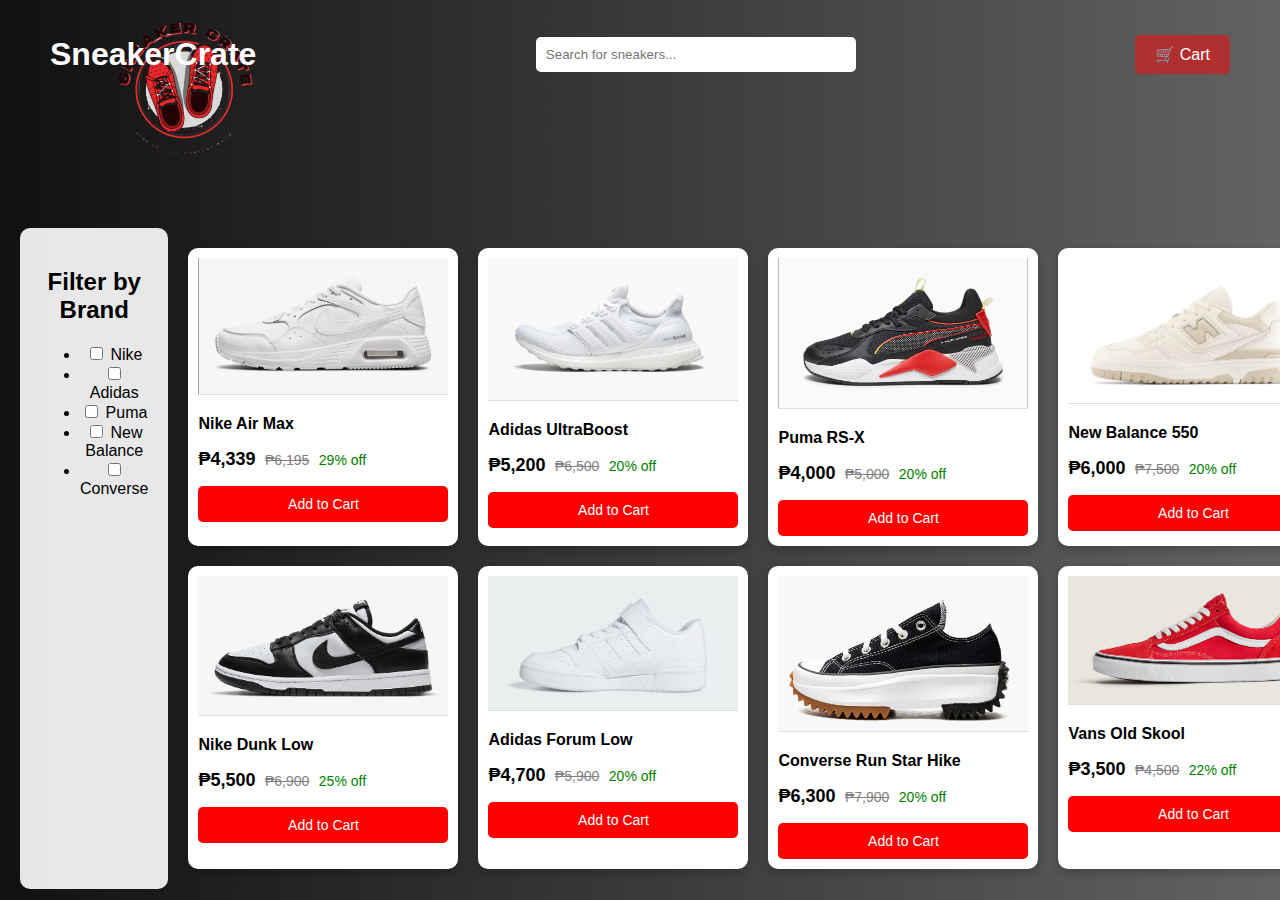
<file: shop.html>
<!DOCTYPE html>
<html lang="en">
<head>
    <meta charset="UTF-8">
    <meta name="viewport" content="width=device-width, initial-scale=1.0">
    <title>Shop - SneakerCrate</title>
    <link rel="stylesheet" href="styles.css">
</head>
<body class="shop-body">  

    <!-- Navigation Bar -->
    <header>
        <h1>SneakerCrate</h1>
        <input type="text" placeholder="Search for sneakers..." class="search-bar">
        <a href="cart.html" class="cart-btn">🛒 Cart</a>
    </header>

    <div class="shop-container">
        <!-- Sidebar for Filters -->
        <aside class="filter-sidebar">
            <h2>Filter by Brand</h2>
            <ul>
                <li><input type="checkbox" value="Nike"> Nike</li>
                <li><input type="checkbox" value="Adidas"> Adidas</li>
                <li><input type="checkbox" value="Puma"> Puma</li>
                <li><input type="checkbox" value="New Balance"> New Balance</li>
                <li><input type="checkbox" value="Converse"> Converse</li>
            </ul>
        </aside>

        <!-- Product Grid -->
        <section class="product-grid">
            <div class="product-card">
                <img src="shoes1.png" alt="Nike Air Max">
                <h3 class="product-title">Nike Air Max</h3>
                <p class="product-price"><span class="discounted-price">₱4,339</span> <span class="original-price">₱6,195</span> <span class="discount">29% off</span></p>
                <button class="add-to-cart" data-name="Nike Air Max" data-price="4339">Add to Cart</button>
            </div>

            <div class="product-card">
                <img src="shoes2.png" alt="Adidas UltraBoost">
                <h3 class="product-title">Adidas UltraBoost</h3>
                <p class="product-price"><span class="discounted-price">₱5,200</span> <span class="original-price">₱6,500</span> <span class="discount">20% off</span></p>
                <button class="add-to-cart" data-name="Adidas UltraBoost" data-price="5200">Add to Cart</button>
            </div>

            <div class="product-card">
                <img src="shoes3.png" alt="Puma RS-X">
                <h3 class="product-title">Puma RS-X</h3>
                <p class="product-price"><span class="discounted-price">₱4,000</span> <span class="original-price">₱5,000</span> <span class="discount">20% off</span></p>
                <button class="add-to-cart" data-name="Puma RS-X" data-price="4000">Add to Cart</button>
            </div>

            <div class="product-card">
                <img src="shoes4.png" alt="New Balance 550">
                <h3 class="product-title">New Balance 550</h3>
                <p class="product-price"><span class="discounted-price">₱6,000</span> <span class="original-price">₱7,500</span> <span class="discount">20% off</span></p>
                <button class="add-to-cart" data-name="New Balance 550" data-price="6000">Add to Cart</button>
            </div>

            <div class="product-card">
                <img src="shoes5.png" alt="Nike Dunk Low">
                <h3 class="product-title">Nike Dunk Low</h3>
                <p class="product-price"><span class="discounted-price">₱5,500</span> <span class="original-price">₱6,900</span> <span class="discount">25% off</span></p>
                <button class="add-to-cart" data-name="Nike Dunk Low" data-price="5500">Add to Cart</button>
            </div>

            <div class="product-card">
                <img src="shoes6.png" alt="Adidas Forum Low">
                <h3 class="product-title">Adidas Forum Low</h3>
                <p class="product-price"><span class="discounted-price">₱4,700</span> <span class="original-price">₱5,900</span> <span class="discount">20% off</span></p>
                <button class="add-to-cart" data-name="Adidas Forum Low" data-price="4700">Add to Cart</button>
            </div>

            <div class="product-card">
                <img src="shoes7.png" alt="Converse Run Star Hike">
                <h3 class="product-title">Converse Run Star Hike</h3>
                <p class="product-price"><span class="discounted-price">₱6,300</span> <span class="original-price">₱7,900</span> <span class="discount">20% off</span></p>
                <button class="add-to-cart" data-name="Converse Run Star Hike" data-price="6300">Add to Cart</button>
            </div>

            <div class="product-card">
                <img src="shoes8.png" alt="Vans Old Skool">
                <h3 class="product-title">Vans Old Skool</h3>
                <p class="product-price"><span class="discounted-price">₱3,500</span> <span class="original-price">₱4,500</span> <span class="discount">22% off</span></p>
                <button class="add-to-cart" data-name="Vans Old Skool" data-price="3500">Add to Cart</button>
            </div>
        </section>
    </div>

    <script src="script.js"></script>
</body>
</html>
</file>
<file: styles.css>
body {
    font-family: 'Arial', sans-serif;
    margin: 0;
    padding: 0;
    text-align: center;
    background: #f5f5f5;
}

/* Index Page */
.index-body {
    display: flex;
    justify-content: center;
    align-items: center;
    height: 100vh;
    background: url('1.png') no-repeat center center/cover;
}

/* Shop Now Button */
.shop-btn {
    font-size: 24px;
    padding: 15px 40px;
    position: absolute;
    top: 63%;
    left: 21%;

    transform: translate(-50%, -50%);
    background: rgba(255, 102, 0, 0.8); /* Semi-transparent orange */
    color: white;
    border: none;
    cursor: pointer;
    border-radius: 5px;
    transition: 0.3s;
}

.shop-btn:hover {
    background: rgba(255, 102, 0, 1); /* Full opacity on hover */
}

/* Background for Login Page */
.login-body {
    display: flex;
    justify-content: center;
    align-items: center;
    height: 100vh;
    background: url('2.png') no-repeat center center/cover;
}

/* Login Container */
.login-container {
    background: rgba(255, 255, 255, 0.9);
    margin-left: 550px;
    padding: 30px;
    border-radius: 10px;
    box-shadow: 0 0 10px rgba(0, 0, 0, 0.2);
    text-align: center;
    width: 300px;
}

/* Form Inputs */
.login-container input {
    width: 100%;
    padding: 10px;
    margin: 10px 0;
    border: 1px solid #ccc;
    border-radius: 5px;
}

/* Login Button */
.login-container button {
    width: 100%;
    padding: 10px;
    background: #b03030;
    color: white;
    border: none;
    border-radius: 5px;
    cursor: pointer;
}

.login-container button:hover {
    background: #8a2424;
}

/* Sign-up Link */
.login-container p {
    margin-top: 10px;
}

.login-container a {
    color: #b03030;
    text-decoration: none;
    font-weight: bold;
}

.login-container a:hover {
    text-decoration: underline;
}

.signup-container {
    background: rgba(255, 255, 255, 0.9);
    margin-left: 200px;
    padding: 30px;
    border-radius: 10px;
    box-shadow: 0 0 10px rgba(0, 0, 0, 0.2);
    text-align: center;
    width: 320px;

    /* Adjust position to match login page */
    position: absolute;
    left: 55%;
    transform: translateX(-50%);
}

/* Form Inputs */
.signup-container input {
    width: 100%;
    padding: 10px;
    margin: 10px 0;
    border: 1px solid #ccc;
    border-radius: 5px;
}

/* Sign-Up Button */
.signup-container button {
    width: 100%;
    padding: 10px;
    background: #b03030;
    color: white;
    border: none;
    border-radius: 5px;
    cursor: pointer;
}

.signup-container button:hover {
    background: #8a2424;
}

/* Sign-up Link */
.signup-container p {
    margin-top: 10px;
}

.signup-container a {
    color: #b03030;
    text-decoration: none;
    font-weight: bold;
}

.signup-container a:hover {
    text-decoration: underline;
}

/* Back Button */
.back-btn {
    margin-top: 15px;
    padding: 8px 15px;
    background: #555;
    color: white;
    border: none;
    border-radius: 5px;
    cursor: pointer;
    display: block;
    width: 100%;
}

.back-btn:hover {
    background: #333;
}

/* Background for Shop Page */
.shop-body {
    background: url('images/2.png') no-repeat center center/cover;
    color: white;
    font-family: Arial, sans-serif;
}

/* Header */
header {
    display: flex;
    justify-content: space-between;
    align-items: center;
    padding: 15px 50px;
    background: transparent;
}

/* Search Bar */
.search-bar {
    padding: 10px;
    width: 300px;
    border-radius: 5px;
    border: none;
}

/* Cart Button */
.cart-btn {
    background: #b03030;
    padding: 10px 20px;
    color: white;
    border-radius: 5px;
    text-decoration: none;
}

.cart-btn:hover {
    background: #8a2424;
}

/* Shop Container */

.shop-body {
    background: url('3.png') no-repeat center center fixed; 
    background-size: cover;
    background-position: center;
    background-attachment: fixed;
    color: white;
    font-family: Arial, sans-serif;
    height: 100vh; /* Ensure full height */
    width: 100vw;  /* Ensure full width */
    margin: 0;
    padding: 0;
}

.shop-container {
    display: flex;
    margin-top: 100px;
    padding-top: 100px;
    margin: 20px;
}

/* Sidebar */
.filter-sidebar {
    background: rgba(255, 255, 255, 0.9);
    padding: 20px;
    width: 200px;
    border-radius: 10px;
    color: black;
}

/* Product Grid */
.product-grid {
    display: grid;
    grid-template-columns: repeat(4, 1fr); /* 4 columns */
    gap: 20px;
    padding: 20px;
}

/* Product Card Design */
.product-card {
    width: 250px;
    background: white;
    border-radius: 10px;
    box-shadow: 0 4px 8px rgba(0, 0, 0, 0.2);
    overflow: hidden;
    padding: 10px;
    text-align: left;
    font-family: Arial, sans-serif;
}

.product-card h3 {
    color: black; /* Make the shoe name black */
}

.product-card img {
    width: 100%;
    height: auto;
    border-bottom: 1px solid #ddd;
}

.product-title {
    font-size: 16px;
    font-weight: bold;
    color: black;
}

.product-category, .product-colors {
    font-size: 14px;
    color: grey;
}

.product-price {
    margin-top: 5px;
}

.discounted-price {
    font-size: 18px;
    font-weight: bold;
    color: black;
}

.original-price {
    font-size: 14px;
    text-decoration: line-through;
    color: grey;
    margin-left: 5px;
}

.discount {
    font-size: 14px;
    color: green;
    margin-left: 5px;
}

.product-card button {
    width: 100%;
    padding: 10px;
    background: red;
    color: white;
    border: none;
    border-radius: 5px;
    font-size: 14px;
    cursor: pointer;
    transition: 0.3s;
}

.product-card button:hover {
    background: darkred;
}

.cart-body {
    font-family: Arial, sans-serif;
    background: url('cart-bg.png') no-repeat center center/cover;
    color: white;
    text-align: center;
    padding: 20px;
}

h1 {
    margin-bottom: 20px;
}

.back-btn {
    position: absolute;
    top: 20px;
    left: 20px;
    background: #ff5a5f;
    color: white;
    border: none;
    padding: 10px 15px;
    cursor: pointer;
    font-size: 16px;
    border-radius: 5px;
}

.checkout-btn {
    background: #28a745;
    color: white;
    padding: 15px 30px;
    border: none;
    font-size: 18px;
    cursor: pointer;
    border-radius: 5px;
    margin-top: 20px;
}

.order-confirmation {
    display: none;
    margin-top: 20px;
    background: #198754;
    color: white;
    padding: 10px;
    font-size: 16px;
    border-radius: 5px;
}

/* Auth Pages */
.auth-body {
    display: flex;
    justify-content: center;
    align-items: center;
    height: 100vh;
    background: #222;
    color: white;
}

/* CART PAGE STYLING */
.cart-body {
    font-family: Arial, sans-serif;
    background: url('cart-bg.png') no-repeat center center/cover;
    color: white;
    text-align: center;
    padding: 20px;
}

h1 {
    margin-bottom: 20px;
}

/* Back Button */
.back-btn {
    position: absolute;
    top: 15px;
    left: 15px;
    background: #ff5a5f;
    color: white;
    border: none;
    padding: 8px 12px;
    font-size: 14px;
    cursor: pointer;
    border-radius: 5px;
    transition: 0.3s;
}

.back-btn:hover {
    background: #d94c52;
}

/* Checkout Container */
.checkout-container {
    max-width: 600px;
    background: white;
    padding: 30px;
    border-radius: 12px;
    box-shadow: 0 4px 10px rgba(0, 0, 0, 0.1);
    text-align: left;
}

/* Header */
.checkout-header h1 {
    text-align: center;
    font-size: 28px;
    font-weight: 700;
    color: #333;
    margin-bottom: 20px;
}

/* Form Groups */
.form-group {
    margin-bottom: 20px;
}

.form-group label {
    display: block;
    font-weight: 600;
    margin-bottom: 8px;
    font-size: 14px;
    color: #555;
}

.form-group input,
.form-group textarea {
    width: 100%;
    padding: 12px;
    border: 1px solid #ddd;
    border-radius: 8px;
    font-size: 16px;
    transition: 0.3s;
    background: #f9f9f9;
}

.form-group input:focus,
.form-group textarea:focus {
    border-color: #ff5a5f;
    background: #fff;
    outline: none;
}

/* Payment Methods */
.payment-method {
    display: flex;
    flex-direction: column;
    gap: 10px;
}

.payment-method label {
    display: flex;
    align-items: center;
    gap: 10px;
    font-size: 14px;
    font-weight: 500;
    background: #f9f9f9;
    padding: 10px;
    border-radius: 8px;
    cursor: pointer;
    border: 1px solid #ddd;
    transition: 0.3s;
}

.payment-method input {
    transform: scale(1.2);
    accent-color: #ff5a5f;
}

.payment-method label:hover {
    border-color: #ff5a5f;
}

/* Order Summary */
.order-summary {
    margin-top: 30px;
    padding: 20px;
    background: #f1f1f1;
    border-radius: 8px;
}

.order-summary h2 {
    font-size: 20px;
    font-weight: bold;
    margin-bottom: 15px;
}

.order-item {
    display: flex;
    justify-content: space-between;
    padding: 10px 0;
    border-bottom: 1px solid #ddd;
}

.order-total {
    font-size: 18px;
    font-weight: bold;
    color: #ff5a5f;
    text-align: right;
    margin-top: 10px;
}

/* Checkout Button */
.checkout-btn {
    width: 100%;
    padding: 15px;
    font-size: 16px;
    font-weight: bold;
    background: #ff5a5f;
    color: white;
    border: none;
    border-radius: 8px;
    cursor: pointer;
    margin-top: 20px;
    transition: 0.3s;
}

.checkout-btn:hover {
    background: #e0484d;
}

/* Fade In Animation */
@keyframes fadeIn {
    from {
        opacity: 0;
        transform: translateY(10px);
    }
    to {
        opacity: 1;
        transform: translateY(0);
    }
}

/* Responsive Design */
@media (max-width: 768px) {
    .checkout-container {
        padding: 20px;
        max-width: 95%;
    }

    .payment-method {
        flex-direction: column;
        gap: 10px;
    }
}

.auth-container {
    background: #333;
    padding: 20px;
    border-radius: 5px;
}

/* Landing Page */
#searchBar {
    width: 80%;
    padding: 10px;
    margin: 10px 0;
}
</file>
